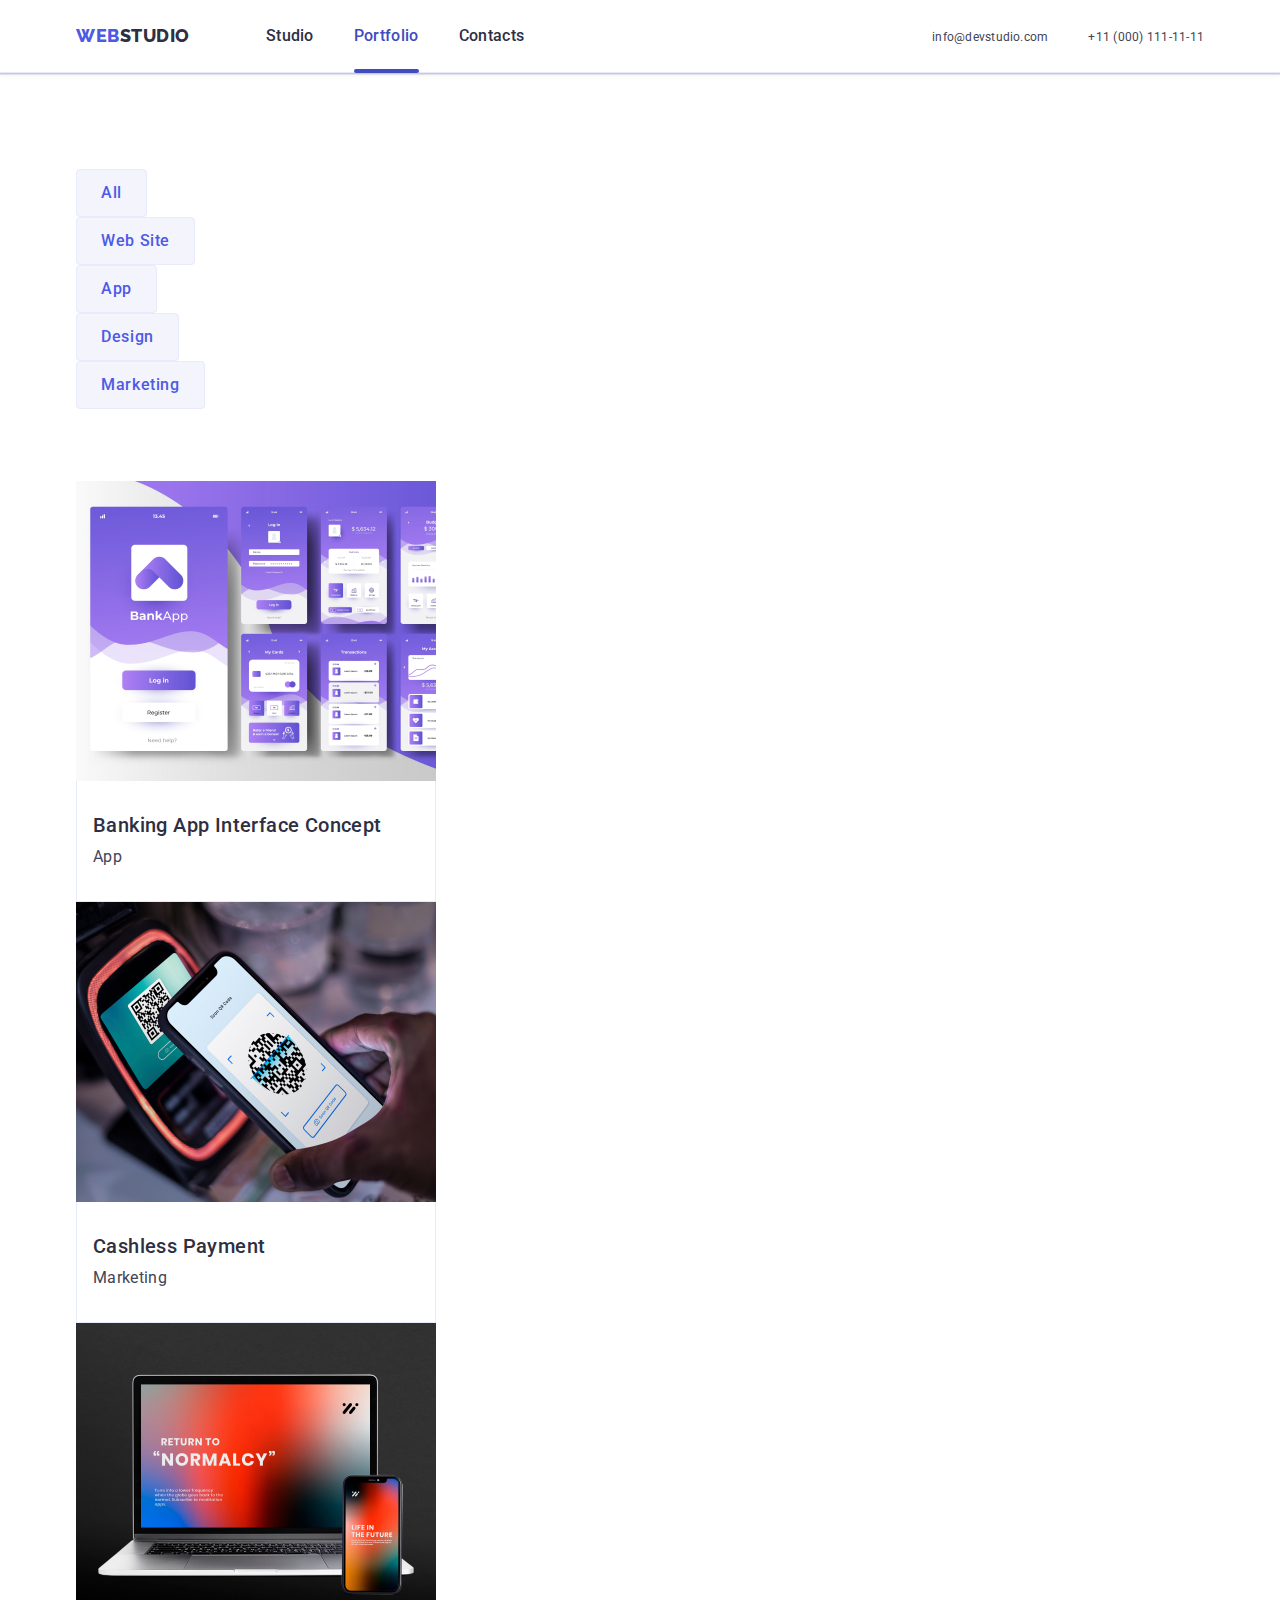
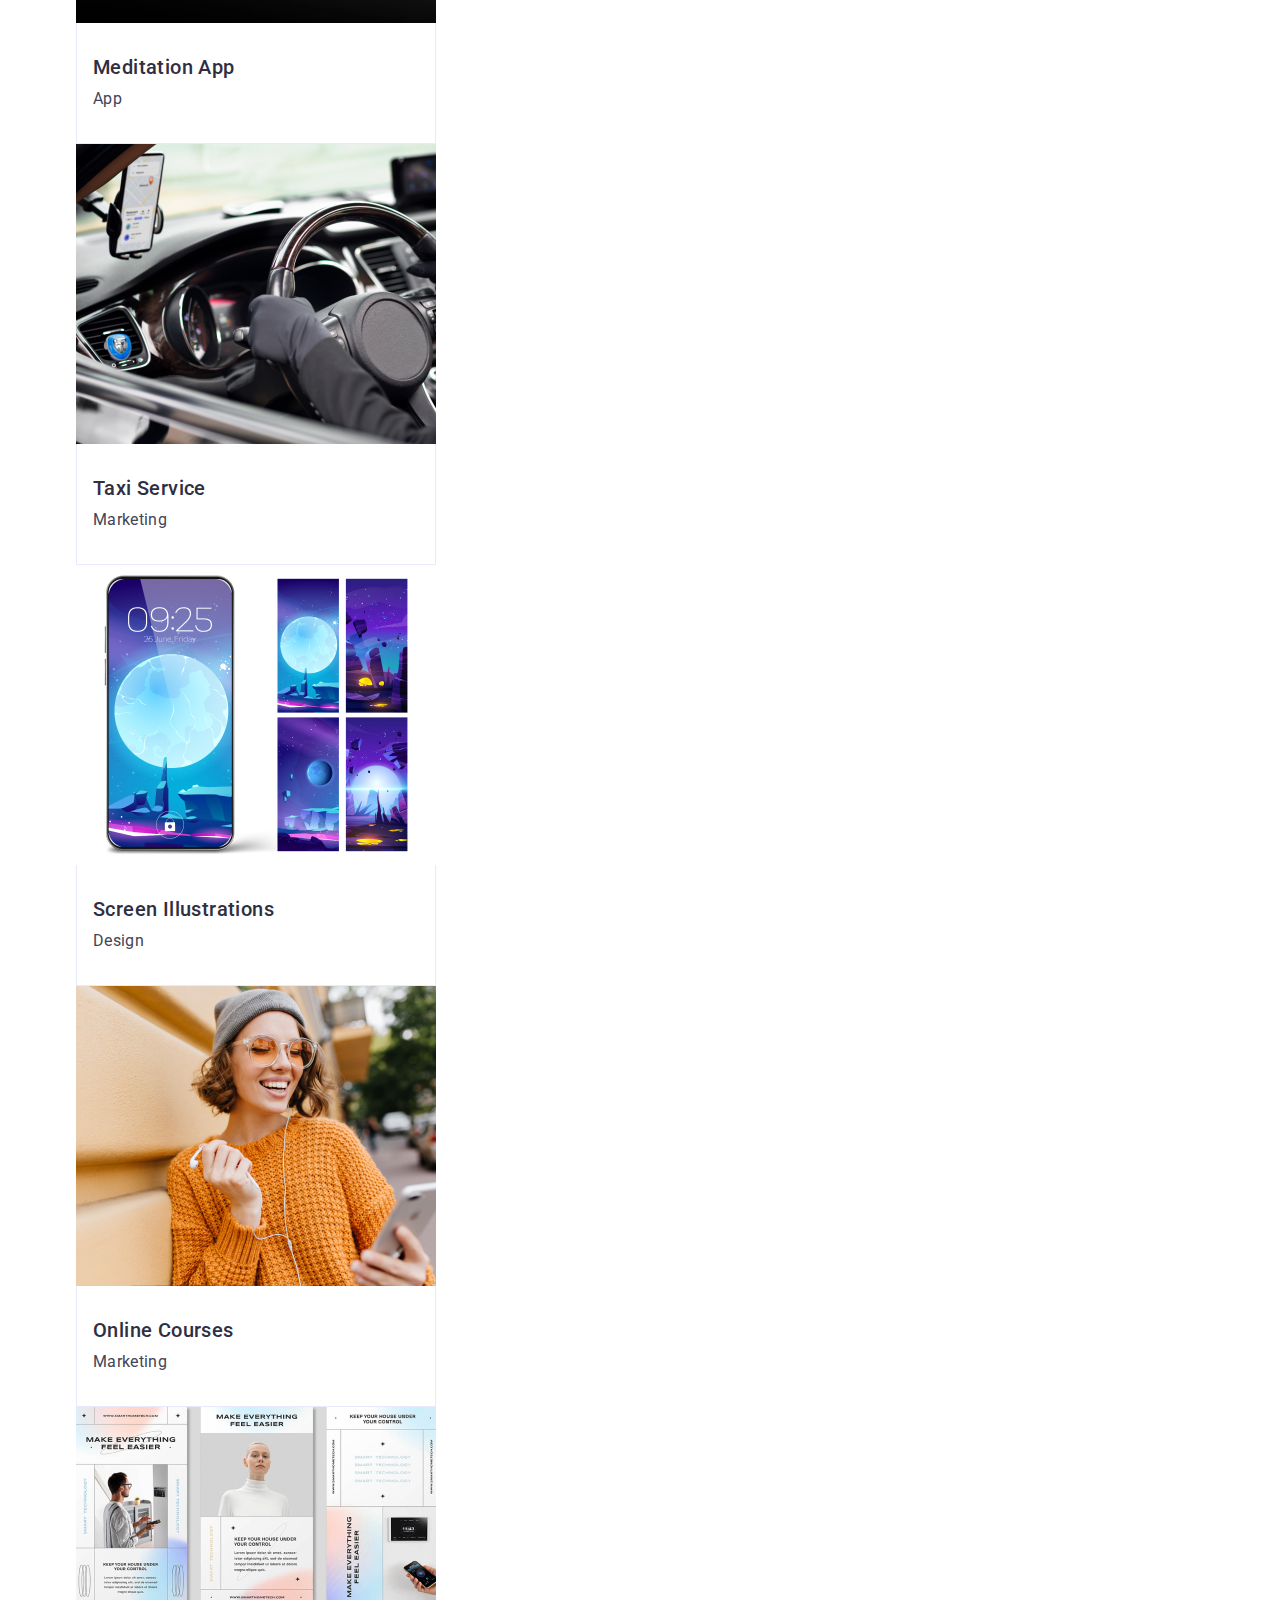
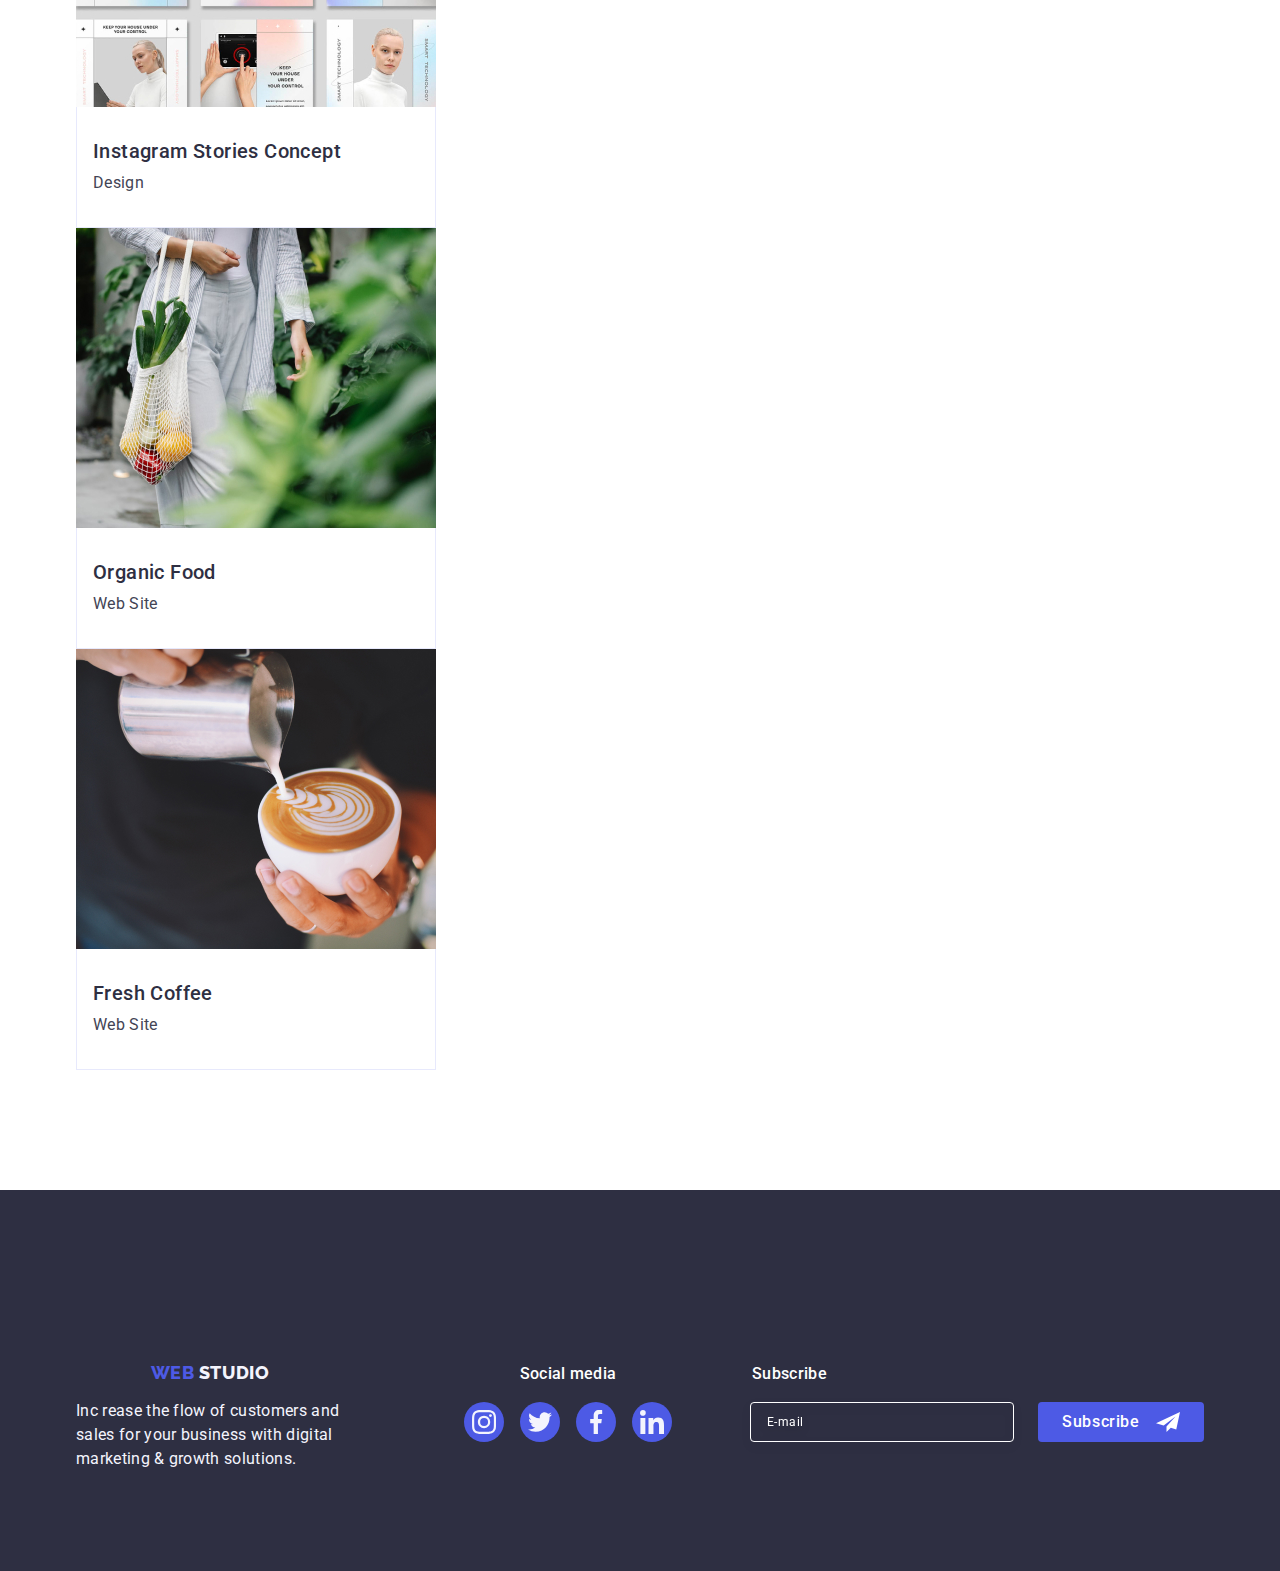
<file: portfolio.html>
<!DOCTYPE html>
<html lang="en">
<head>
    <meta charset="UTF-8">
    <meta http-equiv="X-UA-Compatible" content="IE=edge">
    <meta name="viewport" content="width=device-width, initial-scale=1.0">
    <title>Portfolio</title>
    <link rel="preconnect" href="https://fonts.googleapis.com">
<link rel="preconnect" href="https://fonts.gstatic.com" crossorigin>
<link href="https://fonts.googleapis.com/css2?family=Montserrat:ital,wght@0,600;1,400&family=Poppins:ital,wght@0,800;1,800&display=swap" rel="stylesheet">
<link rel="preconnect" href="https://fonts.googleapis.com">
<link rel="preconnect" href="https://fonts.gstatic.com" crossorigin>
<link href="https://fonts.googleapis.com/css2?family=Montserrat:ital,wght@0,600;1,400&family=Poppins:ital,wght@0,800;1,800&family=Roboto:wght@400;500;700&display=swap" rel="stylesheet">
<link rel="preconnect" href="https://fonts.gstatic.com" crossorigin>
<link href="https://fonts.googleapis.com/css2?family=Raleway:wght@800&display=swap" rel="stylesheet">
<!--normolize-->
<link rel="stylesheet" href="https://cdn.jsdelivr.net/npm/modern-normalize@2.0.0/modern-normalize.min.css">
    <link rel="stylesheet" href="css/styles.css">
</head>
<body class="page">
    <header class="header">
        <div class="header-container container ">
            <nav class="nav">
                <a class="logo logo-link link"
                    href="./index.html">Web <span class="logo-link span">Studio</span> </a>
                    <ul class="nav-list list ">
                        <li class="nav-item"> <a class="nav-link  link"
                            href="./index.html">Studio</a></li>
                        <li class="nav-item"> <a class="nav-link active link"
                            href="./portfolio.html">Portfolio</a></li>
                        <li class="nav-item"> <a class="nav-link  link"
                            href="">Contacts</a></li>
                    </ul>
            </nav>
                <address class="address">
                    <ul  class="address-list list nav-list">
                        <li class="address-item"><a href="mailto:info@devstudio.com" class="phone link">info@devstudio.com</a></li>
                        <li class="address-item"><a href="tel:+110001111111" class="phone link">+11 (000) 111-11-11</a></li>
                    </ul>
                </address>
            </div>
    </header>
    <main class="main">
        <section class="section-filters">
            <div class="container">
                <h1 class="visually-hidden">images</h1>
                <ul class="filters-list list list-filters">
                    <li class="filters-item"><button type="button" class="filters-btn">All</button></li>
                    <li class="filters-item"><button type="button" class="filters-btn">Web Site</button></li>
                    <li class="filters-item"><button type="button" class="filters-btn">App</button></li>
                    <li class="filters-item"><button type="button" class="filters-btn">Design</button></li>
                    <li class="filters-item"><button type="button" class="filters-btn">Marketing</button></li>
                </ul>
                    <ul class="project-list list">
                         <li class="project-item">
                            <a href="#" class="style link"> 
                             <div class="wrapper-link">
                                    <img src="./images/img4.jpg"  alt="Banking app" width="360">
                                    <p class="overlay-text">14 Stylish and User-Friendly App Design Concepts · Task Manager App · Calorie Tracker App · Exotic Fruit Ecommerce App · Cloud Storage App</p>
                                </div>
                                
                                    <div class=" container-img">
                                            <h2 class="team-title">Banking App Interface Concept</h2> 
                                            <p class="section-content-text">App</p>
                                    </div>    
                    </a>   
                        </li>
                         <li class="project-item">
                             <a href="#" class=" style link">
                                <div class="wrapper-link">
                                    <img src="./images/img5.jpg" alt="teacher"  class="projecr-img" width="360">
                                    <p class="overlay-text">14 Stylish and User-Friendly App Design Concepts · Task Manager App · Calorie Tracker App · Exotic Fruit Ecommerce App · Cloud Storage App</p>
                                </div>
                                    <div class=" container-img">
                                        <h2 class="team-title">Cashless Payment</h2>
                                        <p class="section-content-text">Marketing</p>
                                    </div>
                                </a>                                       
                                    </li>
                        <li class="project-item">
                            <a href="#" class="style link">
                                <div class="wrapper-link">
                                    <img src="./images/img10.jpg" alt="teacher" class="projecr-img" width="360">
                                    <p class="overlay-text">14 Stylish and User-Friendly App Design Concepts · Task Manager App · Calorie Tracker App · Exotic Fruit Ecommerce App · Cloud Storage App</p>
                                </div>
                                    <div class="container-img">
                                     <h2 class="team-title">Meditation App</h2> 
                                     <p class="section-content-text">App</p>
                                    </div>
                                </a>                       
                        </li>
                     <li class="project-item">
                             <a href="#" class=" style link">
                                <div class="wrapper-link">
                                    <img src="./images/img6.jpg" alt="teacher" class="projecr-img" width="360">
                                    <p class="overlay-text">14 Stylish and User-Friendly App Design Concepts · Task Manager App · Calorie Tracker App · Exotic Fruit Ecommerce App · Cloud Storage App</p>
                                </div>
                                    <div class=" container-img"> 
                                        <h2 class="team-title">Taxi Service</h2>
                                        <p class="section-content-text">Marketing </p>
                                    </div>
                                </a>                               
                                    </li>
                     <li class="project-item">
                        <a href="#" class=" style link">
                            <div class="wrapper-link">
                                <img src="./images/img7.jpg" alt="teacher" class="projecr-img" width="360">
                                <p class="overlay-text">14 Stylish and User-Friendly App Design Concepts · Task Manager App · Calorie Tracker App · Exotic Fruit Ecommerce App · Cloud Storage App</p>
                            </div>
                                <div class=" container-img">
                                <h2 class="team-title">Screen Illustrations</h2>
                                 <p class="section-content-text"> Design</p>
                                </div>
                            </a>
                          
                   </li>
                     <li class="project-item">
                                         <a href="#" class="style link">  
                                            <div class="wrapper-link">                     
                                                <img src="./images/img8.jpg" alt="teacher" class="projecr-img" width="360">
                                                <p class="overlay-text">14 Stylish and User-Friendly App Design Concepts · Task Manager App · Calorie Tracker App · Exotic Fruit Ecommerce App · Cloud Storage App</p>
                                             </div>
                                                <div class="container-img">
                            <h2 class="team-title">Online Courses</h2> 
                            <p class="section-content-text">Marketing</p>
                                        </div>
                                        </a>                       
                        </li>
                                       <li class="project-item">
                        <a href="#" class="style link">
                            <div class="wrapper-link">     
                           <img src="./images/img11.jpg" alt="teacher" class="projecr-img" width="360">
                           <p class="overlay-text">14 Stylish and User-Friendly App Design Concepts · Task Manager App · Calorie Tracker App · Exotic Fruit Ecommerce App · Cloud Storage App</p>
                        </div>  
                           <div class=" container-img"> 
                            <h2 class="team-title">Instagram Stories Concept</h2> 
                            <p class="section-content-text">Design</p>
                             </div>
                        </a>
                       
                        </li>
                                       <li class="project-item">
                        <a href="#" class="style link">
                            <div class="wrapper-link">  
                            <img src="./images/img9.jpg" alt="teacher" class="projecr-img" width="360">
                            <p class="overlay-text">14 Stylish and User-Friendly App Design Concepts · Task Manager App · Calorie Tracker App · Exotic Fruit Ecommerce App · Cloud Storage App</p>
                        </div>
                            <div class=" container-img">
                                 <h2 class="team-title">Organic Food</h2> 
                                 <p class="section-content-text">Web Site</p>
                                </div>
                            </a>
                             
                                </li>
                                       <li class="project-item">
                        <a href="#" class="style link">
                        <div class="wrapper-link">  
                            <img src="./images/img12.jpg" alt="teacher" class="projecr-img" width="360">
                            <p class="overlay-text">14 Stylish and User-Friendly App Design Concepts · Task Manager App · Calorie Tracker App · Exotic Fruit Ecommerce App · Cloud Storage App</p>
                        </div>
                            <div class=" container-img">
                            <h2 class="team-title">Fresh Coffee</h2> <p class="section-content-text">Web Site</p>
                        </div>
                    </a>
                         
                        </li>
                      </ul>
                   </div>
        </section>      
    </main>
    <footer class="footer">
        <div class="container-top container">
         <div class=" container-footer ">
             <a class="logo-link link logo-footer"
             href="./index.html">Web <span class="logo-link-span">Studio</span> </a>
             <p class="footer-text">Inc
         rease the flow of customers and sales for your business with digital marketing & growth solutions.</p>
         </div>
         <div class="container-network">
            <p class="social-title">Social media</p>
             <ul class="list-network-footer">
                 <li class="item-network">
                     <a href="#" class="icon-network-footer">
                         <svg class="network" width ="24" height="24">
                             <use href="./images/icons.svg#instagram-2"></use>
                         </svg>
                         </a>
                 </li>
                     <li class="item-network">
                         <a href="#" class="icon-network-footer">
                             <svg class="network" width ="24" height="24">
                                 <use href="./images/icons1.svg#twitter"></use>
                             </svg>
                             </a>
                     </li>
                         <li class="item-network">
                             <a href="#" class="icon-network-footer">
                                 <svg class="network" width ="24" height="24">
                                     <use href="./images/icons1.svg#facebook-1"></use>
                                 </svg>
                                 </a>
                         </li>
                             <li class="item-network">
                                 <a href="#" class="icon-network-footer">
                                     <svg class="network" width ="24" height="24">
                                         <use href="./images/icons1.svg#linkedin"></use>
                                     </svg>
                                     </a>
                             </li>
             </ul> 
             </div>
             <div class=" subscribe-container">  
                 <p class="subscribe-text">Subscribe</p>
                 <form class="subscribe-form">
                    <label class="label-hidden" for="footer-email">
                         <input type="email" class="subscribe-input" placeholder="E-mail" name="footer-email" id="footer-email">
                     </label> 
                     <button class="subscribe-btn" type="submit">
                         Subscribe
                         <svg class="subscribe-icon" width="24" height="24">
                             <use href="./images/icons.svg#Frame"></use>
                         </svg>
                     </button>
                 </form>
             </div>    
         </div>
     </footer>

    
</body>
</html>
</file>
<file: css/styles.css>
body{
    font-family: var(--primary-font);
    color: #434455 ;
    background-color: #ffffff ;
}
img{
    display: block;
}
.container {
    min-width: 320px;
  
    padding-left: 16px;
    padding-right: 16px;
    max-width: 420px;
    
    margin-left: auto;
    margin-right: auto;


}
@media  screen and (min-width: 768px) {
    .container {
        max-width: 768px;
    
  }
}
@media only screen and (min-width: 1200px) {
   .item-item{ flex-basis: calc((100% - 3 *24px) / 4);
    
  }
}
@media only screen and (min-width: 1200px) {
    .container {
    max-width: 1158px;
    padding-left: 15px;
    padding-right: 15px; 
  }
}
.header-container{
    display: flex;
    align-items: center;
    justify-content: space-between;
    
}
@media only screen and (min-width: 768px) {
    .header-container{
        min-width: 768px;
    }
}
@media only screen and (min-width: 1158px) {
    .header-container{
        min-width: 1158px;
    }
}
:root{
--primary-font:'Roboto',sans-serif;
--primary-black-color:#404bbf ;
--primary-white-color:#ffffff;
--font-color: #434455;
--title-color:#2E2F42;
--background:#4d5ae5 ;
--fill-background:#f4f4fd;
--color-link:#8e8f99;
--items:1;
--ident: 120px;

}
.logo-link{
   
    font-family: 'Raleway',sans-serif;
    font-style: normal;
    font-weight: 800;
    font-size: 18px;
    line-height: 1.17;
letter-spacing: 0.03em;
text-transform: uppercase;
color: #4D5AE5 ;
transition:  color 250ms cubic-bezier(0.4, 0, 0.2, 1);
}

.logo-footer {

    text-align: center;
    display: inline-block;
    margin-bottom: 16px;
}

.logo{
    margin-right: 76px;
    display: flex;
    align-items: center;
    padding-top: 24px;
    padding-bottom: 24px;
}
.header{
    display: flex;
    border-bottom: 1px solid #E7E9FC;
    box-shadow: 0px 1px 6px 0px rgba(46, 47, 66, 0.08), 0px 1px 1px 0px rgba(46, 47, 66, 0.16), 0px 2px 1px 0px rgba(46, 47, 66, 0.08);


}
.nav{
    display: flex;
    align-items: center;
}
.nav-item{
    transition:  color 250ms cubic-bezier(0.4, 0, 0.2, 1) ;

}
/*reset*/
h1,h2,h3,h4,h5,h6,p{
    margin: 0;
}
ul,ol{
    margin: 0;
    padding: 0;
}

*,
*::before,
*::after{
    box-sizing: border-box;
}
.span{
    color: #2e2f42;
}
.nav-link.active::after{
    content: '';
    position: absolute;
    bottom: 0px;
    left: 0;
    bottom: -1px;
    width: 100%;
    height: 4px;
    background-color: var(--primary-black-color);
    border-radius: 2px;}
    .nav-link.active{
        color: #404bbf;
    }
.nav-link {
    position: relative;
font-weight: 500;
display: block;
font-size: 16px;
line-height: 1.5;
letter-spacing: 0.02em;
color: #2E2F42;
padding: 24px 0 ;
transition:  color 250ms cubic-bezier(0.4, 0, 0.2, 1) ;
}
.nav-link:hover{
    color:  #404bbf;
}
.nav-link:focus{
    color:  #404bbf;
}
@media only screen and (max-width: 767px) {
    .container-text{
        display: flex;
        flex-direction: column;
        align-items: center;
    }
}

.list{
     list-style: none;
  
}
.phone:hover{
    color:  #404bbf;
}
.phone:focus{
    color:  #404bbf;
}
.link{
    text-decoration:none;
}
.style{
    text-decoration:none;
    transition:  color 250ms cubic-bezier(0.4, 0, 0.2, 1);
    display: block;
    transition: box-shadow 250ms cubic-bezier(0.4, 0, 0.2, 1);
}
.style:hover{
    box-shadow:  0px 1px 6px rgba(46, 47, 66, 0.08), 0px 1px 1px rgba(46, 47, 66, 0.16), 0px 2px 1px rgba(46, 47, 66, 0.08); 
}

.style:focus {
    box-shadow:  0px 1px 6px rgba(46, 47, 66, 0.08), 0px 1px 1px rgba(46, 47, 66, 0.16), 0px 2px 1px rgba(46, 47, 66, 0.08); 
}
.nav-link .address-item:hover
.nav-link .address-item:focus
{
   color:  #404bbf;

}
.nav-list{
    display: flex;
    gap: 40px;

}
address{
font-style: normal;
}
.address-list{
    display: flex;
    gap: 40px;

}
@media only screen and (min-width: 768px) {
    .address-list{
        display: flex;
      flex-direction: column;
      gap: 12px;
    
    }
}
@media only screen and (min-width: 1200px) {
    .address-list{
        display: flex;
        gap: 40px;
        flex-direction: row;}
}
.icon{
    display: block;
    margin-left: auto;
    margin-right: auto;
}
.icon-network{
    background-color:var(--background);
    width: 100%;
    height: 100%;
    border-radius: 50%;
    display: flex;
    justify-content: center;
    align-items: center;
    transition:  background-color 250ms cubic-bezier(0.4, 0, 0.2, 1);
    list-style-type: none;
  
}
.icon-network-footer{
    background-color:var(--background);
    width: 100%;
    height: 100%;
    border-radius: 50%;
    display: flex;
    justify-content: center;
    align-items: center;
    transition:  background-color 250ms cubic-bezier(0.4, 0, 0.2, 1);
    list-style-type: none;
}
.icon-network:focus,
.icon-network:hover{
    background-color: #404bbf;
}
.icon-network-footer:focus,
.icon-network-footer:hover{
    background-color: #31d0aa;
}
.list-network{
    display: flex;
    gap: 24px;
    justify-content: center;
 
}
.list-network-footer{
    display: flex;
    gap: 16px;
    justify-content: center;}
.item-network{
    height: 40px;
    width: 40px;
    list-style-type: none;
}

@media only screen and (max-width: 1158px) {
    .rools-icon  { display: none;
    
  }
}
 @media only screen and (min-width:1158px) {
    .rools-icon  {width: 264px;
        height: 112px;
        background-color: #F4F4FD;
        margin-bottom: 8px;
        display: flex;
        justify-content: center;
        align-items: center;
        border-radius: 4px;
     
   }
 }  

.phone{
    font-family: 'Roboto', sans-serif;
    font-weight: 400;
    font-size: 16px;
    line-height: 1.5;
    letter-spacing: 0.02em;
    color: var(--font-color);
    transition:  color 250ms cubic-bezier(0.4, 0, 0.2, 1);
    }
    @media only screen and (min-width: 768px) {
    .phone{font-size: 12px;
        
      }
    }
.section{
    background-color: #2E2F42;
    padding-top: 112px;
    padding-bottom: 112px;
    /* height: 600px; */
    background-image: linear-gradient(rgba(46, 47, 66, 0.7), rgba(46, 47, 66, 0.7)),
     url(../images/Dark-bgmob@1x.jpg);
    background-repeat: no-repeat;
    background-position: center;
    background-size: cover;

}
@media (min-device-pixel-ratio: 2), (min-resolution: 192dpi){
    .section{
        background-image: linear-gradient(rgba(46, 47, 66, 0.7), rgba(46, 47, 66, 0.7)),
        url(../images/Dark-bgmob@2x.jpg)
    }
}
@media only screen and (min-width: 429px) {
    .section  {
    background-image: linear-gradient(rgba(46, 47, 66, 0.7), rgba(46, 47, 66, 0.7)),
    url(../images/Dark-bg_tab@1x.jpg);
  }
  .section{
    background-image: linear-gradient(rgba(46, 47, 66, 0.7), rgba(46, 47, 66, 0.7)),
    url(../images/Dark-bg_tab@2x.jpg)
}
}
@media only screen and (min-width: 768px) {
    .section  {
    background-image: linear-gradient(rgba(46, 47, 66, 0.7), rgba(46, 47, 66, 0.7)),
    url(../images/people-office1.jpg);
  }
  .section{
    background-image: linear-gradient(rgba(46, 47, 66, 0.7), rgba(46, 47, 66, 0.7)),
    url(../images/people-office\ 1_desc@2x.jpg)
}
}
@media only screen and (min-width: 1200px) {
  .section {
    padding-top: 188px;
    padding-bottom: 188px;
  }
}
.title{
    color:  #FFF;
    text-align: center;
    font-family: Roboto;
    font-size: 36px;
    font-weight: 700;
    line-height: 40px; /* 111.111% */
    letter-spacing: 0.72px;
    text-transform: capitalize;
max-width: 320px;
max-height: 80px;
}
@media only screen and (min-width: 768px),(min-width:1200px) {
  .title {
    max-width: 496px;
    max-height: 120px;
    color: #FFF;
text-align: center;
font-family: Roboto;
font-size: 56px;
font-weight: 700;
line-height: 60px; /* 107.143% */
letter-spacing: 1.12px;
  }
}
.btn{
    background-color: #4D5AE5;
    font-family: 'Roboto',sans-serif;
font-style: normal;
font-weight: 500;
font-size: 16px;
line-height: 1.5;
letter-spacing: 0.04em;
color: #FFFFFF;
cursor: pointer;
min-width: 169px;
height: 56px;
border: none;
border-radius: 4px;
transition:  background-color 250ms cubic-bezier(0.4, 0, 0.2, 1);
}
.btn-section{
    margin-top: 48px;
}
.container-btn{
    align-items: center;
    flex-direction: column;
    display: flex;
}
.btn:focus{
   background-color:  #404BBF;
   border: 1px solid transparent;
}
.btn:hover {
    background-color: #404BBF;   
    border: 1px solid transparent;
}





.section-content{
    font-family: Roboto;
    font-size: 36px;
    font-style: normal;
    font-weight: 700;
    line-height: 40px;
    letter-spacing: 0.72px;
    text-transform: capitalize;
    color: #2E2F42;
} 
@media only screen and (min-width: 768px) {
    .section-content{ display: flex;
        gap: 24px;
        flex-wrap: wrap; 
  }
}
@media only screen and (min-width: 1158px) {
    .section-content{
         display: flex;
        gap: 24px;
        flex-wrap: nowrap;
        font-size: 20px;
        line-height: 1.2;
        letter-spacing: 0.02em;
    }
}
.section-rools{
    padding-top: 48px;
    padding-bottom: 48px;
    /* padding: 120px 0; */
} 

@media only screen and (min-width: 768px),(min-width: 320px) {
    .section-rools { padding: 96px 0 ;
    
  }
}
@media only screen and (min-width: 1200px) {
    .section-rools  {
    padding: 120px 0;
  }
}

.visually-hidden {
    position: absolute;
    width: 1px;
    height: 1px;
    margin: -1px;
    border: 0;
    padding: 0;
    
    white-space: nowrap;
    clip-path: inset(100%);
    clip: rect(0 0 0 0);
    overflow: hidden;
  }
@media only screen and (max-width: 1157px) {
    .item-item:not(:last-child){
        margin-bottom: 72px;
    }
}
 @media only screen and (min-width: 768px) {
    .item-item  {
        flex-basis: calc((100% - 24px) / 2);
     
   }
 }
 @media only screen and (max-width: 767px) {
   .address, .nav-list {
     display: none;
   }
   .logo{
    margin: 0;
   }
 }
 .list-img{
    display: flex;
    gap: 24px;
 }

.text{
    text-align: center;
    margin-bottom: 8px;
    font-weight: 500;
}
.section-content-text{
    color: #434455;
    font-family: Roboto;
    font-size: 16px;
    font-weight: 500;
    line-height: 24px; /* 150% */
    letter-spacing: 0.32px;
  
}

@media only screen and (min-width: 1200px) {
    .section-content-text  {  
        font-size: 16px;
    line-height: 1.5;
    letter-spacing: 0.02em;
    background-color: #FFFFFF;
    font-weight: 400;
    
  }
}
.section-img-title{
    font-size: 36px;
    line-height: 1.11;
    text-align: center;
    letter-spacing: 0.02em;
    color: #2E2F42;
    text-transform: capitalize;
    margin-bottom: 72px;
}
.section-img-img{
    max-width: 360px;
max-height: 300px;
}

.section-img{
    display: none;
    }
   
    @media only screen and (min-width: 1157px){
        .section-img{ display: flex;
            padding-bottom: 120px;
    }
    }

@media only screen and (min-width: 768px){
    .section-team-list{ display: flex;
        justify-content: center;
        flex-wrap: wrap;
        margin-bottom: 64px;
        gap: 72px 24px;
    }
}
.section-team-item{
    min-width: 264px;
    min-height: 260px;
    background-color: #FFFFFF;
    width: calc((100% - 72px) / 4);
    border-radius: 0px 0px 4px 4px;
    box-shadow: 0px 1px 6px rgba(46, 47, 66, 0.08), 0px 1px 1px rgba(46, 47, 66, 0.16), 0px 2px 1px rgba(46, 47, 66, 0.08);
}
@media only screen and (max-width: 767px) {
    .section-team-item:not(:last-child){
        margin-bottom: 72px;
    }
}

.work{
   
}
@media only screen and (max-width: 767px) {
    .section-team-list {
        display: flex;
        flex-direction: column;
        align-items: center;
    }
  }
    
.job{
    display: flex;
flex-direction: column;
justify-content: center;
align-items: center;
gap: 8px;
padding: 32px 0;
}
    .team-title{
        font-weight: 500;
        font-size: 20px;
line-height: 1.2;
letter-spacing: 0.02em;
text-transform: capitalize;
color: #2E2F42;
margin-bottom: 8px
    }
.teacher-title{
    font-size: 36px;
    line-height: 1.11;
    text-align: center;
    letter-spacing: 0.02em;
    text-transform: capitalize;
    color:var(--title-color);
    margin-bottom: 72px;
   
}

    .section-team-top
    {
        background-color: #F4F4FD;
       padding: 96px 0;

    }
    .container-title{
        flex-direction: column;
    }
    .name{
        font-weight: 500;
font-size: 20px;
line-height: 1.2;
letter-spacing: 0.02em;
color: #2E2F42;
text-align: center;
margin-bottom: 8px;
    }
    .job-title{
        line-height: 1.5;
letter-spacing: 0.02em;
color: #434455;
text-align: center;
    }
    .footer{
        background-color: #2E2F42;
        padding-top: 100px;
        padding-bottom: 100px;
        /* display: flex; */
    }
.logo-link-span{
    color: #F4F4FD;
}

.footer-text{
    margin: 0 auto;
    line-height: 1.5;
letter-spacing: 0.02em;
color: #F4F4FD;
max-width: 268px
}
.container-footer
{display: flex;
    flex-direction: column;
    
    
}
@media only screen and (min-width: 1200px) {
    .container-footer {
    margin-right: 120px
  }
}
.filters-btn{
    font-family: 'Roboto', sans-serif;
font-weight: 500;
font-size: 16px;
line-height: 1.5;
text-align: center;
letter-spacing: 0.04em;
color:#4d5ae5 ;
background-color: #F4F4FD;
cursor: pointer ;
padding: 12px 24px;
border: 1px solid #e7e9fc;
border-radius: 4px;
max-height: 48px;
appearance: none;
  display: inline-flex; 
  align-items: center;
  justify-content: center;
  transition:  color 250ms cubic-bezier(0.4, 0, 0.2, 1), background-color 250ms cubic-bezier(0.4, 0, 0.2, 1), border-color 250ms cubic-bezier(0.4, 0, 0.2, 1), box-shadow 250ms cubic-bezier(0.4, 0, 0.2, 1);
}
.filters-btn:hover{
    color: #FFFFFF;
    background-color: #404BBF;
    box-shadow: 0px 3px 1px rgba(0, 0, 0, 0.1), 0px 2px 1px rgba(0, 0, 0, 0.08), 0px 2px 2px rgba(0, 0, 0, 0.12);
}
.filters-btn:focus{
    color: #FFFFFF;
    background-color: #404BBF;
    box-shadow: 0px 3px 1px rgba(0, 0, 0, 0.1), 0px 2px 1px rgba(0, 0, 0, 0.08), 0px 2px 2px rgba(0, 0, 0, 0.12);
}

/*partfolio*/
.section-filters{
    padding-top: 96px;
    padding-bottom: 120px;
}
.list-filters{
    justify-content: center;
    gap: 24px;
    margin-bottom: 72px;
  
}
.project-list{
    flex-wrap: wrap;
    column-gap: 24px; 
    row-gap: 48px;
}
.project-item{
    width: calc((100% - 48px) / 3);
    
}

.container-img{
    padding: 32px 16px;
    border: 1px solid #e7e9fc;
    border-top: none
}
.clients-list {
    display: flex;
    
    flex-wrap: wrap;
    justify-content: center;
   gap: 72px 16px;
    list-style: none;
    
  }
  @media only screen and (min-width: 768px) {
  .clients-list {
    gap: 72px 24px;
      
    }
  }

  .clients{
    width: calc((100% - 16px) / 2);
    height: 88px;
    transition:  border-color 2500ms cubic-bezier(0.4, 0, 0.2, 1), color 2500ms cubic-bezier(0.4, 0, 0.2, 1);
  }
 
  @media only screen and (min-width: 768px) {
    .clients   {
        max-width: 168px;
        width: calc((100% - 48px) / 3);
    }
  }
  @media only screen and (min-width: 1158px) {
    .clients  {
        max-width: 168px;
        width: calc((100% - 120px) / 6);
    }
  }
.clients-link {
    /* flex-basis: calc((100%-16px) / 2); */
    display: flex;
    justify-content: center;
    align-items: center;
    border: 1px solid #8E8F99;
    border-radius: 4px;
    transition: border-color 250ms cubic-bezier(0.4, 0, 0.2, 1), color 250ms cubic-bezier(0.4, 0, 0.2, 1); 
    color:var(--color-link);
  }
  .clients-logo{
    width: 100%;
  }
  .clients-link:focus{
    color: #404bbf;
    border-color: #404BBF;
    fill: #404BBF;
  }
  .clients-link:hover {
   color: #404bbf;
    border-color: #404BBF;
    fill: #404BBF;
  }
  .clients-link:hover .clients-icon {
    fill: #404BBF;
}
.clients-icon{ 
    margin: 16px 40px;
    fill: currentColor;
}
.container-top{
    /* display: flex; */
    align-items: center;
    flex-direction: column;
    gap: 72px;
    /* align-items: baseline; */
}
.social-title{
    margin-top: 72px;
    text-align: center;
    font-size: 16px;
font-family: Roboto;
font-weight: 500;
line-height: 24px;
letter-spacing: 0.32px;
color: #ffffff;
margin-bottom: 16px;
}
.social-network{
    display: flex;
    flex-direction: column;
    width: 208px;
    height: 80px;
    margin-right: 692px;
}
.network{
    fill:var(--fill-background) ;
}
.container-network-social{
    display: flex;
    gap: 16px;
    flex-shrink: 0;
}
.container-network{
    display: flex;
    flex-direction: column;
    
}
@media only screen and (max-width: 767px) {
    .container-network .container-footer {
    align-items: center;
  }
}
.customers{
    margin-top: 96px;
    margin-bottom: 96px; 

}
@media only screen and (min-width: 1200px) {
    .customers{
        margin: 120px;
    
    }
}
.backdrop.is-hidden .modal {
    opacity: 0;
    transform: translateX(-50%) translateY(-70%);
  }
  .modal-btn {
    position: absolute;
    top: 24px;
    right: 24px;
    border: 1px solid rgba(0, 0, 0, 0.1);
    display: flex;
    align-items: center;
    justify-content: center;
    background-color: #e7e9fc;
    width: 24px;
    height: 24px;
    padding: 0;
    border-radius: 50%;
    cursor: pointer;
    transition: background-color 250ms cubic-bezier(0.4, 0, 0.2, 1), border 250ms cubic-bezier(0.4, 0, 0.2, 1);
  }
  .modal-btn:focus
 {
    border: none;
    background-color: #404bbf;
  }
  .modal-btn:hover
  {
     border: none;
     background-color: #404bbf;
    }
   
    .subscribe-container {
        /* display: flex;
        flex-direction: column;
        align-items: center; */
        /* margin-left: auto; */
    }
    @media only screen and (min-width: 768px) {
      .container-top {
        display: flex;
        flex-wrap: wrap;
        flex-direction: row;
        padding-left: 108px;
        gap: 72px 24px;
        align-items: baseline;
      }
      .subscribe-container {
        display: block;
      }
    }
    @media only screen and (min-width: 1200px) {
        .container-top{
            min-width: 1158px;
            display: flex;
            align-items: baseline;
            padding-left: 15px;
            gap: 0;
        }
    }

    .subscribe-text {
        text-align: center;
        margin-top: 72px;
        margin-bottom: 16px;
        color:  #FFF;
        font-size: 16px;
        font-weight: 500;
        line-height: 24px;
        letter-spacing: 0.32px;
    }
    .subscribe-form {
        /* display: flex;
        flex-direction: column;
        align-items: center;
        gap: 24px; */
    }
    @media only screen and (min-width: 768px) {
        .subscribe-form {

            display: flex;
            align-items:flex-start;
            gap: 24px;
            flex-direction: row;
        }
    }
    @media only screen and (min-width: 768px) {
     .subscribe-text  { text-align: left;
        
      }
    }
        @media only screen and (min-width: 1200px) {
     .subscribe-text  {margin-left: 80px;;
        
      }
    }
    .subscribe-icon{
        margin-left: 16px;
    }
    .subscribe-input {
        margin-bottom: 16px;
       width: 100%;
       height: 40px;
        border-radius: 4px;
        border: 1px solid  #FFF;
        background-color: transparent;
        padding: 8px 16px;
        font-size: 12px;
        font-weight: 400;
        line-height: 1.5;
        letter-spacing: 0.48px;
        filter: drop-shadow(0px 4px 4px rgba(0, 0, 0, 0.15));
        color: #ffffff;
    }
@media only screen and (min-width: 768px) {
  .subscribe-input {width: 264px;
    
  }
}
@media only screen and (min-width: 1200px) {
  .subscribe-input { margin-left: 78px;
    
  }
}
    
    .subscribe-input::placeholder{
        color:  #FFF;
        font-size: 12px;
        font-weight: 400;
        line-height: 24px;
        letter-spacing: 0.48px;
    }
    .subscribe-btn {
        margin: 0 auto;
        display:flex;
        padding: 8px 24px;
        justify-content: center;
        align-items: center;
        border-radius: 4px;
        background:  #4D5AE5;
        color:  #FFF;
        font-size: 16px;
        font-weight: 500;
        line-height: 24px;
        letter-spacing: 0.64px;
        border:none;
        cursor: pointer;
        min-width: 165px;
    
    }
    .subscribe-btn:focus,
    .subscribe-btn:hover{
      background-color:#404bbf;
      cursor: pointer;
    }
     
    .modal-btn:hover{
    fill: #ffffff;
  }
  .modal-btn:focus{
    fill: #ffffff;
  }
  .modal-icon {
    stroke: #111111;
    transition: fill 250ms cubic-bezier(0.4, 0, 0.2, 1);
  }
  .backdrop {
    position: fixed;
    top: 0;
    left: 0;
    z-index: 100;
  
    width: 100%;
    height: 100%;
  
    background-color: rgba(46, 47, 66, 0.40);
  
    transition:  opacity 250ms cubic-bezier(0.4, 0, 0.2, 1), visibility 250ms cubic-bezier(0.4, 0, 0.2, 1);
  
    /* Default properties */
    opacity: 1;
    visibility: visible;
    pointer-events: initial;
  }
  .backdrop.is-hidden {
    opacity: 0;
    visibility: hidden;
    pointer-events: none;
  }
  /* Visible state */
  .modal {
    padding:72px 24px 24px 24px;
    position: absolute;
    top: 50%;
    left: 50%;
    transform: translate(-50%, -50%) scale(1);
    width: 408px;
    min-height: 584px;
    min-width: 408px;
    background-color: #FCFCFC;
    border-radius: 4px;
    box-shadow: 0px 1px 1px rgba(0, 0, 0, 0.14), 0px 1px 3px rgba(0, 0, 0, 0.12), 0px 2px 1px rgba(0, 0, 0, 0.2);
    transition: transform 250ms cubic-bezier(0.4, 0, 0.2, 1);
}
.overlay-text{
    display: flex;
    width: 100%;
    height: 100%;
    flex-direction: column;
    flex-shrink: 0;
    color:var(--fill-background) ;
    font-size: 16px;
    line-height: 1.5;
    letter-spacing: 0.32px;
    background-color: #4d5ae5; ;
    align-items: center;
    text-align: center;
    padding: 40px 32px;
    position: absolute;
    top: 0;
    left: 0;
    transform: translateY(100%);
    transition: transform 250ms cubic-bezier(0.4, 0, 0.2, 1);
}

.style:hover .overlay-text{
    transform: translateY(0);
}
.style:focus .overlay-text{
    transform: translateY(0);
}
.wrapper-link{
    overflow: hidden;
    position: relative;
}


.modal-caption {
    display: block;
    margin-bottom: 16px;
    width: 360px;
    color: #2E2F42;
text-align: center;
font-size: 16px;
font-weight: 500;
line-height: 1.5;
letter-spacing: 0.02em;
}
.modal-form {
}
.modal-form-field {
    color: #8E8F99;

font-size: 12px;

line-height: 1.17;
letter-spacing: 0.04em;
    margin-bottom: 8px;
  
}
.modal-form-label {
    position: relative;
    display: block;
    margin-bottom: 4px;
    color: var(--color-link);
font-size: 12px;
font-weight: 400;
line-height: 1.17;
letter-spacing: 0.04em;
}
.modal-form-comment-container{
    margin-bottom: 16px;
}
.modal-form-input {
    border-radius: 4px;
    width: 100%;
    height: 40px;
    font-size: 18px;
    border: 1px solid  rgba(46, 47, 66, 0.40);
    padding-left: 38px;
    outline: transparent;
    transition: border-color 250ms cubic-bezier(0.4, 0, 0.2, 1);
    background-color: transparent;
}
.modal-form-input:focus {
    border-color: var(--background);
}
.modal-from-icon{
    fill: #2E2F42;
    position: absolute;
    left: 16px;
    top:50%;
    transform: translateY(-50%);
    transition: fill 250ms cubic-bezier(0.4, 0, 0.2, 1);
}
.modal-from-container{
position: relative;
}
.modal-form-input:focus +.modal-from-icon{
    fill: var(--background);
}
.modal-form-comment{
    width: 100%;
    height: 120px ;
    padding: 8px 16px;
    resize: none;
    border-radius: 4px;
border: 1px solid  rgba(46, 47, 66, 0.4);
outline: transparent;
transition: border-color 250ms cubic-bezier(0.4, 0, 0.2, 1);
font-size: 12px;
line-height: 1.17;
letter-spacing: 0.04em;
color:  rgba(46, 47, 66, 0.4);;
background-color: transparent;
}

.modal-form-comment:focus {
    border-color: #4d5ae5;
}
.modal-form-comment::placeholder{
    color:  #2E2F4240;
font-size: 12px;
line-height: 14px;
letter-spacing: 0.48px;
}


.modal-form-link{
    color: #4D5AE5;
}
.modal-form-agreement-container{
    margin-bottom: 24px;
    
}
.modal-form-agreement{
    color: #8E8F99;
    font-size: 12px;
    font-weight: 400;
    line-height: 1.17;
    letter-spacing: 0.04em;
    user-select: none;
}
.modal-form-checkbox:checked+.modal-form-custom-checkbox{
    background-color: #404BBF;
    border: none; 
    fill: #F4F4FD;
  
} 
.modal-form-custom-checkbox{
    display: inline-flex;
    align-items: center;
    justify-content: center;
    width: 16px;
    height: 16px;
    border:1px solid  rgba(46, 47, 66, 0.40);
    border-radius: 2px;
    transition: background-color 250ms cubic-bezier(0.4, 0, 0.2, 1), border 250ms cubic-bezier(0.4, 0, 0.2, 1), fill 250ms cubic-bezier(0.4, 0, 0.2, 1);
    fill:transparent;
}
.modal-form-checkbox:checked + .modal-form-agreement
 > .modal-form-custom-checkbox {
    opacity: 1;
    background-color: #404bbf;
    border: none;
    fill: #F4F4FD;

}
.modal-form-custom-checkbox-icon{
    fill:#ffffff;
}
.btn-modal{
    display: block;
    margin-left: 96px;
}
/* mobile-menu */
.menu-toggle {
    min-height: 22px;
    min-width: 32px;
    display: flex;
    align-items: center;
    justify-content: center;
  
    margin: 0;
    padding: 0;
    background-color: transparent;
    cursor: pointer;
    border: none;
    outline: none;
   
 
  }
  .menu-toggle-icon{
    stroke: #2E2F42;
  }

  @media (min-width: 768px) {
    .menu-toggle {
      display: none;
    }
  }
  .close-icon-mobile{
    border-radius: 50%;
    border: 1px solid rgba(0, 0, 0, 0.1);
    padding: 7px;
    margin: 0 auto;
  }
  .menu-toggle:hover,
  .menu-toggle:focus {
    background-color: rgba(0, 0, 0, 0.1);
  }
  
  .menu-container {
    position: fixed;
    top: 0;
    left: 0;
    width: 100%;
    height: 100%;
    padding: 32px;
    background: #fff;
    box-shadow: 0px 1px 6px 0px rgba(46, 47, 66, 0.08), 0px 1px 1px 0px rgba(46, 47, 66, 0.16), 0px 2px 1px 0px rgba(46, 47, 66, 0.08);
    z-index: 999;
  padding: 80px  0 40px 40px ;
    transform: translateX(100%);
    transition: transform 250ms ease-in-out;
    display: flex;
    flex-direction: column;
  }
  
  .menu-container.is-open {
    transform: translateX(0);
  }
  
  .menu-container .menu-toggle {
    position: absolute;
    top: 24px;
    right: 24px;
    color: #2E2F42;
   
  }
  .address-item-mobile:not(:last-child){
    margin-bottom: 40px;
  }
  .mobile-menu {
    padding: 0;
    margin: 0;
    list-style: none;
    margin-bottom: auto;

  }
  .mobile-menu-item:not(:last-child){
    margin-bottom: 40px;
  }
  
  .mobile-menu .link {
    display: block;
    padding: 10px;
    text-decoration: none;
  }
  .mobile-link{
    color: #2E2F42;
font-family: Roboto;
font-size: 36px;
font-weight: 700;
line-height: 40px;
letter-spacing: 0.72px;
text-transform: capitalize;
}
.list-network-mobile{
    display: flex;
    gap: 56px;
}
.address-mobile{
    color: #4D5AE5;
font-family: Roboto;
font-size: 36px;
font-style: normal;
font-weight: 700;
line-height: 40px;
letter-spacing: 0.72px;
text-decoration: none;
}

.address-list-mobile{
list-style: none;
margin-bottom: 48px;
}

.address-email{  
    color:  #434455;
    font-family: Roboto;
    font-size: 20px;
    font-weight: 500;
    line-height: 24px;
    letter-spacing: 0.4px;
    text-decoration: none;
    }
</file>
